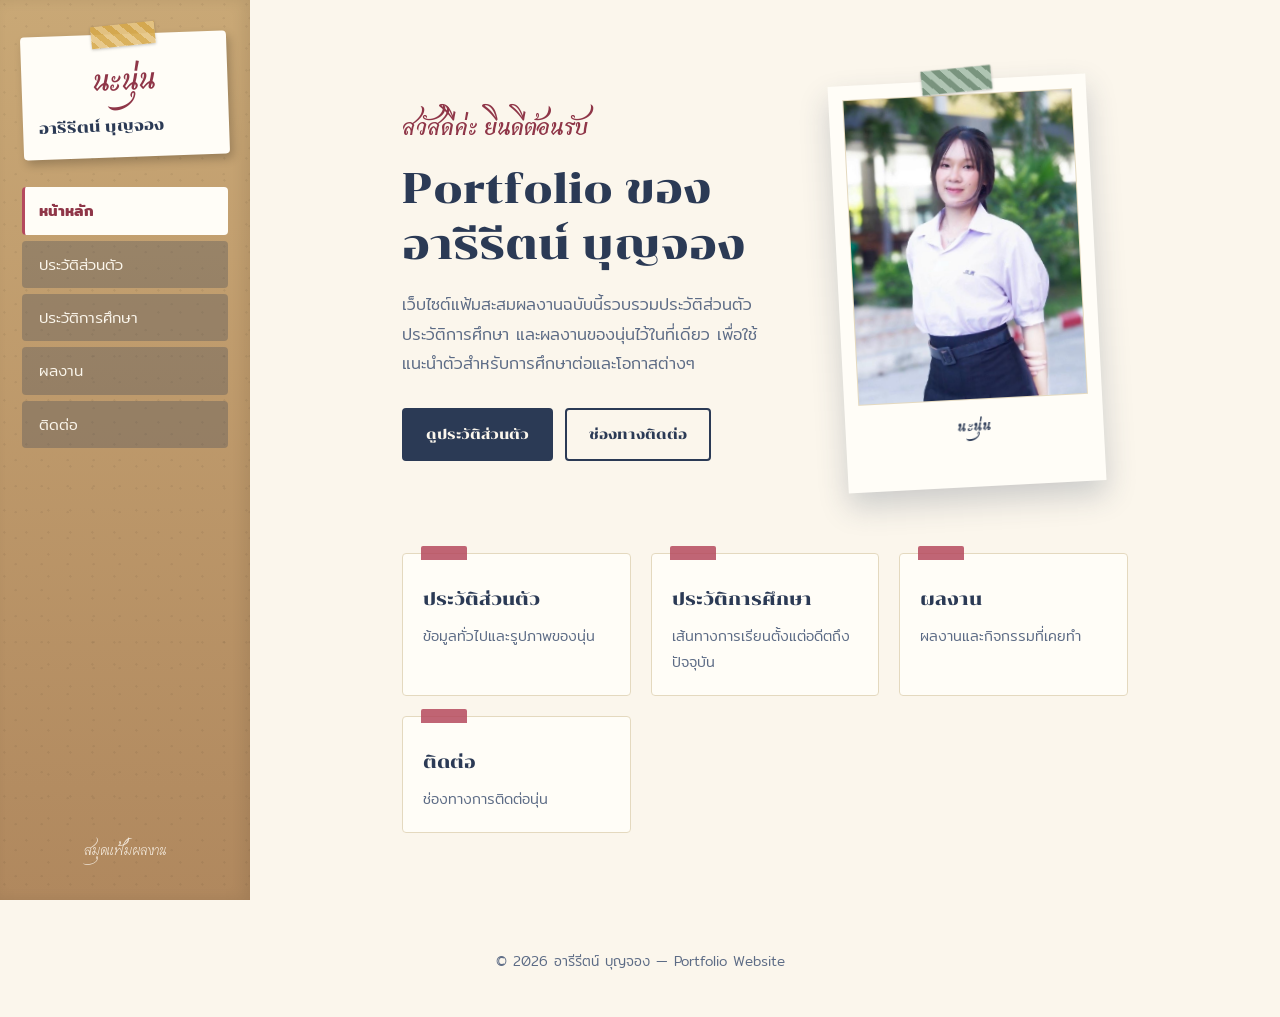
<file: index.html>
<!DOCTYPE html>
<html lang="th">
<head>
<meta charset="UTF-8">
<meta name="viewport" content="width=device-width, initial-scale=1.0">
<title>Portfolio ของ อารีรีตน์ บุญจอง</title>
<link rel="stylesheet" href="style.css">
</head>
<body>
<div class="app">
  <nav class="sidenav">
    <div class="brand-card">
      <span class="initials signature">นะนุ่น</span>
      <span class="fullname">อารีรีตน์ บุญจอง</span>
    </div>
    <button class="nav-toggle" aria-label="เปิดเมนู">&#9776;</button>
    <ul class="navlinks">
      <li><a href="index.html" aria-current="page">หน้าหลัก</a></li>
      <li><a href="personal.html">ประวัติส่วนตัว</a></li>
      <li><a href="education.html">ประวัติการศึกษา</a></li>
      <li><a href="activities.html">ผลงาน</a></li>
      <li><a href="contact.html">ติดต่อ</a></li>
    </ul>
    <div class="sidenav-footer">สมุดแฟ้มผลงาน</div>
  </nav>
  <main>
    <section class="hero">
      <div>
        <span class="greet signature">สวัสดีค่ะ ยินดีต้อนรับ</span>
        <h1>Portfolio ของ<br>อารีรีตน์ บุญจอง</h1>
        <p class="lede">เว็บไซต์แฟ้มสะสมผลงานฉบับนี้รวบรวมประวัติส่วนตัว ประวัติการศึกษา และผลงานของนุ่นไว้ในที่เดียว เพื่อใช้แนะนำตัวสำหรับการศึกษาต่อและโอกาสต่างๆ</p>
        <div class="hero-cta">
          <a href="personal.html" class="btn btn-solid">ดูประวัติส่วนตัว</a>
          <a href="contact.html" class="btn btn-ghost">ช่องทางติดต่อ</a>
        </div>
      </div>
      <div class="polaroid">
        <div class="frame">
          <!-- ไฟล์ ภาพนุ่น.png อยู่ที่ root ของ repo (นอกโฟลเดอร์ images) -->
          <img src="ภาพนุ่น.png" alt="รูปอารีรีตน์ บุญจอง">
        </div>
        <div class="caption signature">นะนุ่น</div>
      </div>
    </section>
    <section>
      <div class="grid-links">
        <a class="link-card" href="personal.html">
          <h3>ประวัติส่วนตัว</h3>
          <p>ข้อมูลทั่วไปและรูปภาพของนุ่น</p>
        </a>
        <a class="link-card" href="education.html">
          <h3>ประวัติการศึกษา</h3>
          <p>เส้นทางการเรียนตั้งแต่อดีตถึงปัจจุบัน</p>
        </a>
        <a class="link-card" href="activities.html">
          <h3>ผลงาน</h3>
          <p>ผลงานและกิจกรรมที่เคยทำ</p>
        </a>
        <a class="link-card" href="contact.html">
          <h3>ติดต่อ</h3>
          <p>ช่องทางการติดต่อนุ่น</p>
        </a>
      </div>
    </section>
  </main>
</div>
<footer>&copy; 2026 อารีรีตน์ บุญจอง — Portfolio Website</footer>
<script src="script.js"></script>
</body>
</html>
</file>
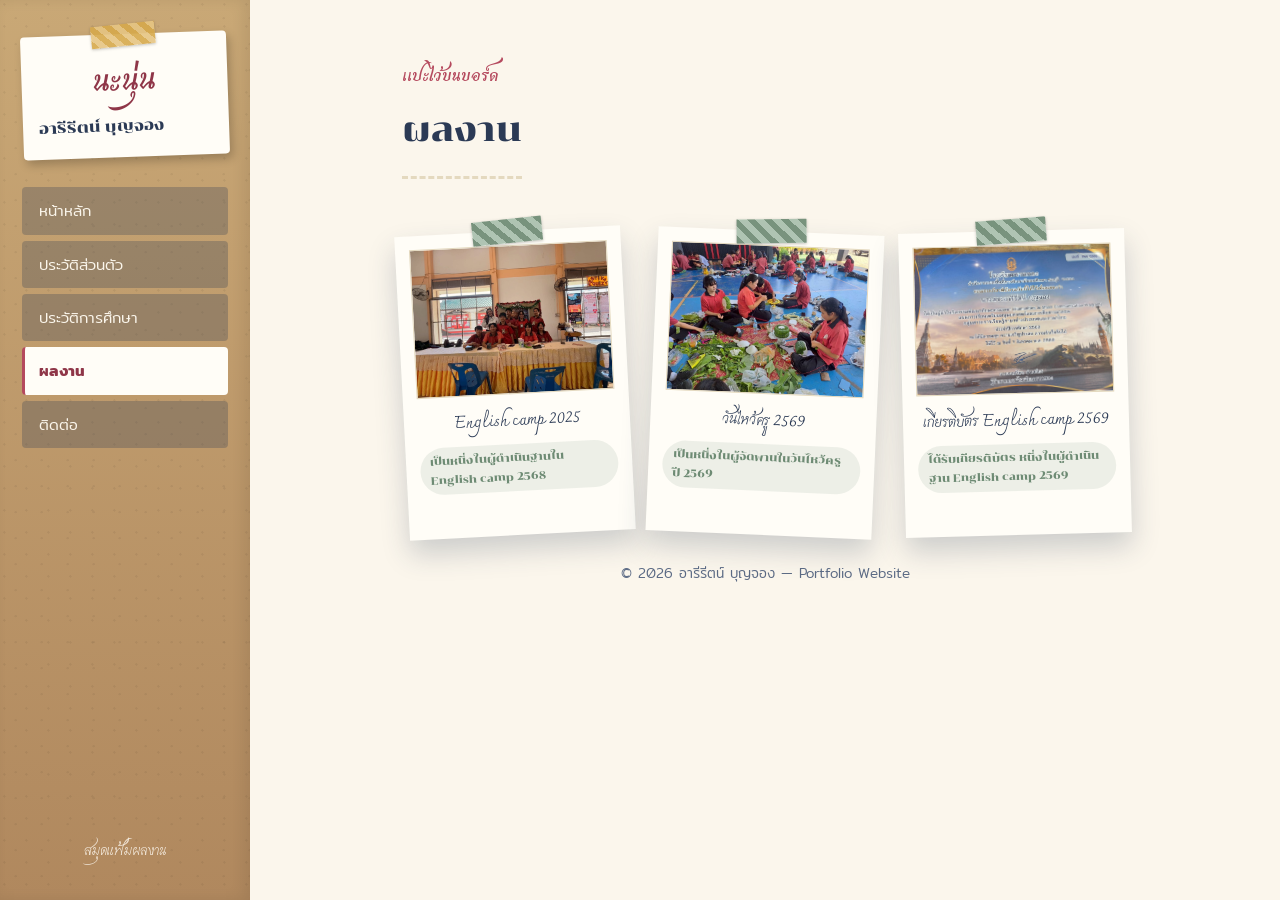
<file: activities.html>
<!DOCTYPE html>
<html lang="th">
<head>
<meta charset="UTF-8">
<meta name="viewport" content="width=device-width, initial-scale=1.0">
<title>ผลงาน | อารีรีตน์ บุญจอง</title>
<link rel="stylesheet" href="style.css">
</head>
<body>
<div class="app">
  <nav class="sidenav">
    <div class="brand-card">
      <span class="initials signature">นะนุ่น</span>
      <span class="fullname">อารีรีตน์ บุญจอง</span>
    </div>
    <button class="nav-toggle" aria-label="เปิดเมนู">&#9776;</button>
    <ul class="navlinks">
      <li><a href="index.html">หน้าหลัก</a></li>
      <li><a href="personal.html">ประวัติส่วนตัว</a></li>
      <li><a href="education.html">ประวัติการศึกษา</a></li>
      <li><a href="activities.html" aria-current="page">ผลงาน</a></li>
      <li><a href="contact.html">ติดต่อ</a></li>
    </ul>
    <div class="sidenav-footer">สมุดแฟ้มผลงาน</div>
  </nav>
  <main>
    <header class="page-header">
      <span class="eyebrow signature">แปะไว้บนบอร์ด</span>
      <h1>ผลงาน</h1>
    </header>
    <!-- คัดลอกบล็อก .polaroid ทั้งก้อนเพื่อเพิ่มผลงานใหม่ -->
    <!-- ไฟล์ กิจกรรม 1.png ถึง กิจกรรม 3.png อยู่ที่ root ของ repo (ไม่ได้อยู่ในโฟลเดอร์ images) -->
    <div class="work-grid">
      <div class="polaroid">
        <div class="frame">
          <img src="กิจกรรม 1.png" alt="ผลงานกิจกรรมที่ 1">
        </div>
        <div class="caption">English camp 2025</div>
        <span class="tag">เป็นหนึ่งในผู้ดำเนินฐานใน English camp 2568</span>
      </div>
      <div class="polaroid">
        <div class="frame">
          <img src="กิจกรรม 2.png" alt="ผลงานกิจกรรมที่ 2">
        </div>
        <div class="caption">วันไหว้ครู 2569</div>
        <span class="tag">เป็นหนึ่งในผู้จัดพานในวันไหว้ครู ปี 2569</span>
      </div>
      <div class="polaroid">
        <div class="frame">
          <img src="กิจกรรม 3.png" alt="ผลงานกิจกรรมที่ 3">
        </div>
        <div class="caption">เกียรติบัตร English camp 2569</div>
        <span class="tag">ได้รับเกียรติบัตร หนึ่งในผู้ดำเนินฐาน English camp 2569</span>
      </div>
    </div>

<footer>&copy; 2026 อารีรีตน์ บุญจอง — Portfolio Website</footer>
<script src="script.js"></script>
</body>
</html>
</file>
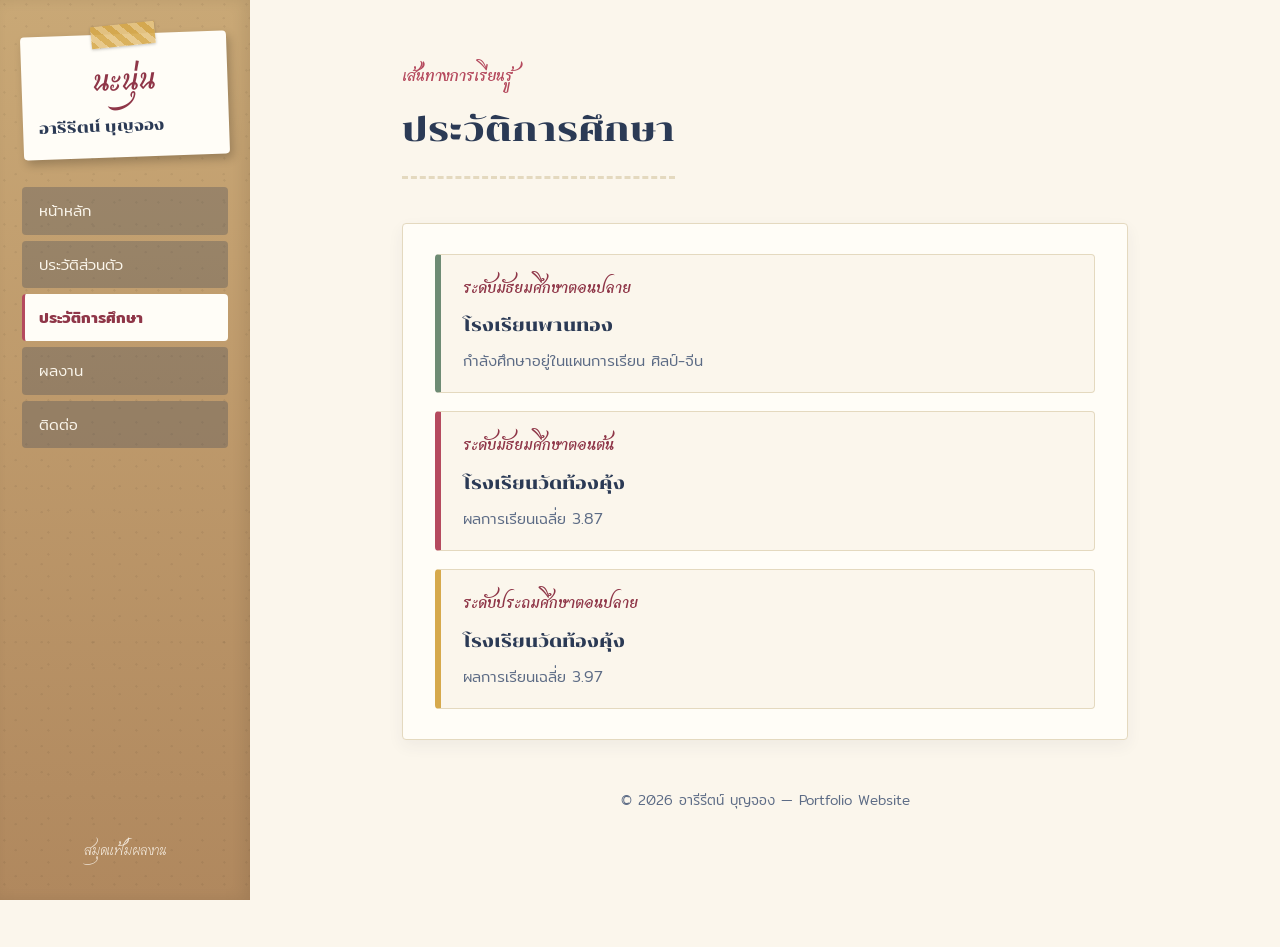
<file: education.html>
<!DOCTYPE html>
<html lang="th">
<head>
<meta charset="UTF-8">
<meta name="viewport" content="width=device-width, initial-scale=1.0">
<title>ประวัติการศึกษา | อารีรีตน์ บุญจอง</title>
<link rel="stylesheet" href="style.css">
</head>
<body>

<div class="app">
  <nav class="sidenav">
    <div class="brand-card">
      <span class="initials signature">นะนุ่น</span>
      <span class="fullname">อารีรีตน์ บุญจอง</span>
    </div>
    <button class="nav-toggle" aria-label="เปิดเมนู">&#9776;</button>
    <ul class="navlinks">
      <li><a href="index.html">หน้าหลัก</a></li>
      <li><a href="personal.html">ประวัติส่วนตัว</a></li>
      <li><a href="education.html" aria-current="page">ประวัติการศึกษา</a></li>
      <li><a href="activities.html">ผลงาน</a></li>
      <li><a href="contact.html">ติดต่อ</a></li>
    </ul>
    <div class="sidenav-footer">สมุดแฟ้มผลงาน</div>
  </nav>

  <main>
    <header class="page-header">
      <span class="eyebrow signature">เส้นทางการเรียนรู้</span>
      <h1>ประวัติการศึกษา</h1>
    </header>

    <div class="card">
      <!-- แก้ระดับชั้น ชื่อโรงเรียน และรายละเอียดในแต่ละ <li> ให้ตรงกับของจริง -->
      <ul class="notebook">
        <li>
          <span class="level signature">ระดับมัธยมศึกษาตอนปลาย</span>
          <h3>โรงเรียนพานทอง</h3>
          <p>กำลังศึกษาอยู่ในแผนการเรียน ศิลป์-จีน</p>
        </li>
        <li>
          <span class="level signature">ระดับมัธยมศึกษาตอนต้น</span>
          <h3>โรงเรียนวัดท้องคุ้ง</h3>
          <p>ผลการเรียนเฉลี่ย 3.87</p>
        </li>
        <li>
          <span class="level signature">ระดับประถมศึกษาตอนปลาย</span>
          <h3>โรงเรียนวัดท้องคุ้ง</h3>
          <p>ผลการเรียนเฉลี่ย 3.97</p>
        </li>
      </ul>
    </div>


<footer>&copy; 2026 อารีรีตน์ บุญจอง — Portfolio Website</footer>

<script src="script.js"></script>
</body>
</html>
</file>
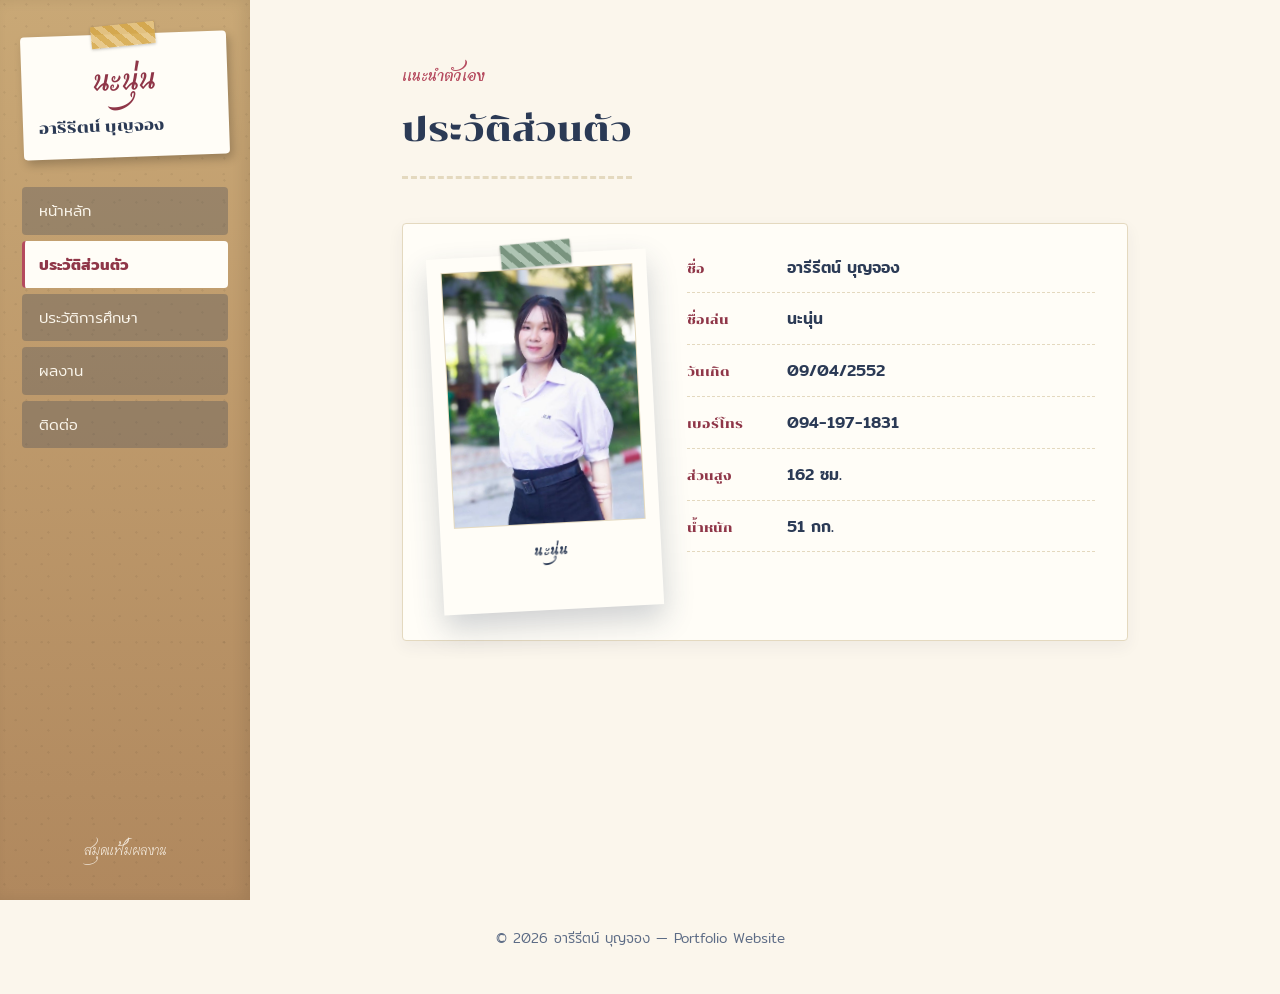
<file: personal.html>
<!DOCTYPE html>
<html lang="th">
<head>
<meta charset="UTF-8">
<meta name="viewport" content="width=device-width, initial-scale=1.0">
<title>ประวัติส่วนตัว | อารีรีตน์ บุญจอง</title>
<link rel="stylesheet" href="style.css">
</head>
<body>
<div class="app">
  <nav class="sidenav">
    <div class="brand-card">
      <span class="initials signature">นะนุ่น</span>
      <span class="fullname">อารีรีตน์ บุญจอง</span>
    </div>
    <button class="nav-toggle" aria-label="เปิดเมนู">&#9776;</button>
    <ul class="navlinks">
      <li><a href="index.html">หน้าหลัก</a></li>
      <li><a href="personal.html" aria-current="page">ประวัติส่วนตัว</a></li>
      <li><a href="education.html">ประวัติการศึกษา</a></li>
      <li><a href="activities.html">ผลงาน</a></li>
      <li><a href="contact.html">ติดต่อ</a></li>
    </ul>
    <div class="sidenav-footer">สมุดแฟ้มผลงาน</div>
  </nav>
  <main>
    <header class="page-header">
      <span class="eyebrow signature">แนะนำตัวเอง</span>
      <h1>ประวัติส่วนตัว</h1>
    </header>
    <div class="card">
      <div class="profile-block">
        <div class="polaroid" style="width:220px;">
          <div class="frame">
            <!-- รูปเดียวกับหน้าแรก ไฟล์ ภาพนุ่น.png อยู่ที่ root ของ repo -->
            <img src="ภาพนุ่น.png" alt="รูปอารีรีตน์ บุญจอง">
          </div>
          <div class="caption signature">นะนุ่น</div>
        </div>
        <div class="info-tags">
          <div class="info-tag"><span class="label">ชื่อ</span><span class="value">อารีรีตน์ บุญจอง</span></div>
          <div class="info-tag"><span class="label">ชื่อเล่น</span><span class="value">นะนุ่น</span></div>
          <div class="info-tag"><span class="label">วันเกิด</span><span class="value">09/04/2552</span></div>
          <div class="info-tag"><span class="label">เบอร์โทร</span><span class="value">094-197-1831</span></div>
          <div class="info-tag"><span class="label">ส่วนสูง</span><span class="value">162 ซม.</span></div>
          <div class="info-tag"><span class="label">น้ำหนัก</span><span class="value">51 กก.</span></div>
        </div>
      </div>
    </div>
  </main>
</div>
<footer>&copy; 2026 อารีรีตน์ บุญจอง — Portfolio Website</footer>
<script src="script.js"></script>
</body>
</html>
</file>
<file: style.css>
@import url('https://fonts.googleapis.com/css2?family=Chonburi&family=Charmonman:wght@400;700&family=Mitr:wght@300;400;500;600&display=swap');

:root {
  --paper: #FBF6EC;
  --paper-card: #FFFDF7;
  --cork: #C9A876;
  --cork-dark: #B0885E;
  --ink: #2B3A55;
  --ink-soft: #5C6B85;
  --rose: #B54A5E;
  --rose-dark: #8F3648;
  --sage: #6E8B74;
  --mustard: #D6A94C;
  --line: #E4D9BF;
  --radius: 4px;
}

* { box-sizing: border-box; }
html { scroll-behavior: smooth; }

body {
  margin: 0;
  background: var(--paper);
  color: var(--ink);
  font-family: 'Mitr', sans-serif;
  font-weight: 300;
  line-height: 1.8;
}

h1, h2, h3 {
  font-family: 'Chonburi', cursive;
  font-weight: 400;
  color: var(--ink);
  margin: 0;
}

a { color: inherit; text-decoration: none; }

.signature {
  font-family: 'Charmonman', cursive;
  font-weight: 700;
}

/* ---------- Layout shell ---------- */
.app {
  display: flex;
  min-height: 100vh;
}

/* ---------- Sidebar (corkboard) ---------- */
.sidenav {
  width: 250px;
  flex-shrink: 0;
  background:
    radial-gradient(circle at 20% 20%, rgba(0,0,0,0.05) 1px, transparent 1.4px),
    radial-gradient(circle at 60% 70%, rgba(0,0,0,0.05) 1px, transparent 1.4px),
    linear-gradient(180deg, var(--cork), var(--cork-dark));
  background-size: 22px 22px, 26px 26px, 100% 100%;
  padding: 34px 22px;
  position: sticky;
  top: 0;
  height: 100vh;
  display: flex;
  flex-direction: column;
  gap: 30px;
  box-shadow: inset -6px 0 14px rgba(0,0,0,0.08);
}

.brand-card {
  background: var(--paper-card);
  border-radius: var(--radius);
  padding: 18px 16px 16px;
  transform: rotate(-2deg);
  box-shadow: 3px 5px 10px rgba(0,0,0,0.22);
  position: relative;
}

.brand-card::before {
  content: '';
  position: absolute;
  top: -10px;
  left: 50%;
  transform: translateX(-50%) rotate(-4deg);
  width: 64px;
  height: 22px;
  background: repeating-linear-gradient(45deg, var(--mustard), var(--mustard) 6px, #e6c583 6px, #e6c583 12px);
  opacity: 0.9;
  box-shadow: 0 1px 3px rgba(0,0,0,0.25);
}

.brand-card .initials {
  font-family: 'Charmonman', cursive;
  font-size: 2.1rem;
  color: var(--rose-dark);
  display: block;
  text-align: center;
}

.brand-card .fullname {
  font-family: 'Chonburi', cursive;
  font-size: 0.95rem;
  text-align: center;
  margin-top: 4px;
  color: var(--ink);
}

.nav-toggle {
  display: none;
}

.navlinks {
  list-style: none;
  margin: 0;
  padding: 0;
  display: flex;
  flex-direction: column;
  gap: 6px;
}

.navlinks a {
  display: block;
  padding: 10px 14px;
  border-radius: var(--radius);
  font-size: 0.95rem;
  color: var(--paper);
  background: rgba(43,58,85,0.28);
  border-left: 3px solid transparent;
  transition: background 0.2s, border-color 0.2s, transform 0.15s;
}

.navlinks a:hover { background: rgba(43,58,85,0.45); transform: translateX(2px); }

.navlinks a[aria-current="page"] {
  background: var(--paper-card);
  color: var(--rose-dark);
  border-left-color: var(--rose);
  font-weight: 600;
}

.sidenav-footer {
  margin-top: auto;
  font-family: 'Charmonman', cursive;
  color: rgba(251,246,236,0.85);
  font-size: 1rem;
  text-align: center;
}

@media (max-width: 800px) {
  .app { flex-direction: column; }
  .sidenav {
    position: relative;
    height: auto;
    width: 100%;
    flex-direction: row;
    align-items: center;
    flex-wrap: wrap;
    padding: 16px 5vw;
  }
  .brand-card { transform: none; flex: 1; padding: 10px 14px; }
  .brand-card::before { display: none; }
  .brand-card .initials { font-size: 1.5rem; }
  .nav-toggle {
    display: block;
    background: var(--paper-card);
    border: none;
    border-radius: var(--radius);
    padding: 8px 12px;
    font-size: 1.3rem;
    color: var(--rose-dark);
    cursor: pointer;
  }
  .navlinks {
    display: none;
    width: 100%;
    flex-direction: column;
    margin-top: 14px;
  }
  .navlinks.open { display: flex; }
}

/* ---------- Main content ---------- */
main {
  flex: 1;
  max-width: 880px;
  margin: 0 auto;
  padding: 60px 6vw 90px;
  width: 100%;
}

.page-header {
  margin-bottom: 44px;
  position: relative;
}

.eyebrow {
  font-family: 'Charmonman', cursive;
  font-size: 1.15rem;
  color: var(--rose);
  display: block;
  margin-bottom: 6px;
}

.page-header h1 {
  font-size: 2.1rem;
  border-bottom: 3px dashed var(--line);
  padding-bottom: 16px;
  display: inline-block;
}

/* ---------- Hero (index) ---------- */
.hero {
  display: grid;
  grid-template-columns: 1.05fr 0.95fr;
  gap: 48px;
  align-items: center;
  padding: 20px 0 56px;
}

@media (max-width: 780px) {
  .hero { grid-template-columns: 1fr; }
}

.hero .greet {
  font-family: 'Charmonman', cursive;
  font-size: 1.6rem;
  color: var(--rose-dark);
  display: block;
  margin-bottom: 8px;
}

.hero h1 {
  font-size: clamp(1.9rem, 4.4vw, 2.6rem);
  line-height: 1.35;
  border-bottom: none;
  padding-bottom: 0;
}

.hero p.lede {
  color: var(--ink-soft);
  font-size: 1.02rem;
  margin-top: 18px;
  max-width: 48ch;
}

.hero-cta {
  margin-top: 30px;
  display: flex;
  gap: 12px;
  flex-wrap: wrap;
}

.btn {
  font-family: 'Chonburi', cursive;
  font-size: 0.85rem;
  padding: 12px 22px;
  border-radius: var(--radius);
  border: 2px solid var(--ink);
  transition: transform 0.15s, background 0.2s, color 0.2s;
  display: inline-block;
}

.btn-solid { background: var(--ink); color: var(--paper); }
.btn-solid:hover { background: var(--rose-dark); border-color: var(--rose-dark); transform: translateY(-2px) rotate(-1deg); }
.btn-ghost { color: var(--ink); }
.btn-ghost:hover { background: var(--ink); color: var(--paper); transform: translateY(-2px) rotate(1deg); }

/* ---------- Polaroid (signature element) ---------- */
.polaroid {
  background: var(--paper-card);
  padding: 14px 14px 44px;
  box-shadow: 0 14px 28px rgba(43,58,85,0.22);
  position: relative;
  display: inline-block;
  transform: rotate(-3deg);
  transition: transform 0.25s;
}

.polaroid:hover { transform: rotate(0deg) scale(1.02); }

.polaroid::before {
  content: '';
  position: absolute;
  top: -12px;
  left: 50%;
  transform: translateX(-50%) rotate(-3deg);
  width: 70px;
  height: 24px;
  background: repeating-linear-gradient(45deg, var(--sage), var(--sage) 6px, #a9c0ae 6px, #a9c0ae 12px);
  opacity: 0.92;
  box-shadow: 0 1px 3px rgba(0,0,0,0.25);
}

.polaroid .frame {
  width: 100%;
  aspect-ratio: 3 / 4; /* แนวตั้ง (ค่าเริ่มต้น ใช้กับหน้า index / personal) */
  background: var(--paper);
  border: 1px solid var(--line);
  overflow: hidden;
  display: flex;
  align-items: center;
  justify-content: center;
  color: var(--ink-soft);
  font-size: 0.82rem;
  text-align: center;
}

.polaroid .frame img { width: 100%; height: 100%; object-fit: cover; display: block; }

.polaroid .caption {
  font-family: 'Charmonman', cursive;
  font-size: 1.05rem;
  text-align: center;
  margin-top: 12px;
  color: var(--ink);
}

.hero .polaroid { justify-self: center; width: min(280px, 80%); }

/* ---------- Index cards (file-tab style) ---------- */
.grid-links {
  display: grid;
  grid-template-columns: repeat(auto-fit, minmax(190px, 1fr));
  gap: 20px;
  margin-top: 10px;
}

.link-card {
  background: var(--paper-card);
  border: 1px solid var(--line);
  border-radius: var(--radius);
  padding: 24px 20px 20px;
  position: relative;
  transition: transform 0.2s, box-shadow 0.2s;
}

.link-card::before {
  content: '';
  position: absolute;
  top: -8px;
  left: 18px;
  width: 46px;
  height: 14px;
  background: var(--rose);
  opacity: 0.85;
  border-radius: 2px 2px 0 0;
}

.link-card:hover {
  transform: translateY(-4px) rotate(-1deg);
  box-shadow: 0 14px 26px rgba(43,58,85,0.16);
}

.link-card h3 { font-size: 1.08rem; margin-top: 6px; }
.link-card p { color: var(--ink-soft); font-size: 0.9rem; margin: 8px 0 0; }

/* ---------- Card (generic content block) ---------- */
.card {
  background: var(--paper-card);
  border: 1px solid var(--line);
  border-radius: var(--radius);
  padding: 30px 32px;
  margin-bottom: 22px;
  box-shadow: 0 6px 16px rgba(43,58,85,0.06);
}

/* ---------- Personal page ---------- */
.profile-block {
  display: flex;
  gap: 32px;
  align-items: flex-start;
  flex-wrap: wrap;
}

.info-tags {
  display: flex;
  flex-direction: column;
  gap: 12px;
  flex: 1;
  min-width: 220px;
}

.info-tag {
  display: flex;
  align-items: baseline;
  gap: 10px;
  border-bottom: 1px dashed var(--line);
  padding-bottom: 10px;
}

.info-tag .label {
  font-family: 'Chonburi', cursive;
  font-size: 0.78rem;
  color: var(--rose-dark);
  min-width: 90px;
}

.info-tag .value { font-weight: 500; }

/* ---------- Education notebook ---------- */
.notebook {
  list-style: none;
  margin: 0;
  padding: 0;
  display: flex;
  flex-direction: column;
  gap: 18px;
}

.notebook li {
  background: var(--paper);
  border: 1px solid var(--line);
  border-left: 6px solid var(--sage);
  border-radius: var(--radius);
  padding: 18px 22px;
  position: relative;
}

.notebook li:nth-child(2n) { border-left-color: var(--rose); }
.notebook li:nth-child(3n) { border-left-color: var(--mustard); }

.notebook .level {
  font-family: 'Charmonman', cursive;
  font-size: 1.1rem;
  color: var(--rose-dark);
  display: block;
}

.notebook h3 { margin-top: 6px; font-size: 1.08rem; }
.notebook p { color: var(--ink-soft); margin: 6px 0 0; font-size: 0.94rem; }

/* ---------- Activities (polaroid wall) ---------- */
.work-grid {
  display: grid;
  grid-template-columns: repeat(auto-fit, minmax(220px, 1fr));
  gap: 34px 24px;
  padding-top: 8px;
}

.work-grid .polaroid { width: 100%; }
.work-grid .polaroid .frame { aspect-ratio: 4 / 3; } /* แนวนอน เฉพาะหน้าผลงาน สำหรับใส่เกียรติบัตร */
.work-grid .polaroid:nth-child(2n) { transform: rotate(2.5deg); }
.work-grid .polaroid:nth-child(3n) { transform: rotate(-1.5deg); }
.work-grid .polaroid:hover { transform: rotate(0deg) scale(1.02); }

.tag {
  display: inline-block;
  margin-top: 8px;
  font-family: 'Chonburi', cursive;
  font-size: 0.68rem;
  color: var(--sage);
  background: rgba(110,139,116,0.12);
  padding: 4px 10px;
  border-radius: 999px;
}

/* ---------- Contact (address book) ---------- */
.contact-grid {
  display: grid;
  grid-template-columns: repeat(auto-fit, minmax(220px, 1fr));
  gap: 18px;
}

.contact-item {
  background: var(--paper);
  border: 1px solid var(--line);
  border-radius: var(--radius);
  padding: 18px 20px;
  display: flex;
  align-items: center;
  gap: 14px;
}

.contact-icon {
  width: 42px;
  height: 42px;
  border-radius: 50%;
  background: var(--rose);
  color: var(--paper);
  display: flex;
  align-items: center;
  justify-content: center;
  font-family: 'Chonburi', cursive;
  font-weight: 400;
  font-size: 0.8rem;
  flex-shrink: 0;
}

.contact-item .label { font-size: 0.8rem; color: var(--ink-soft); }
.contact-item .value { font-weight: 500; }

.note {
  background: rgba(214,169,76,0.14);
  border: 1px dashed var(--mustard);
  border-radius: var(--radius);
  padding: 14px 18px;
  font-size: 0.9rem;
  color: var(--ink-soft);
}

/* ---------- Footer ---------- */
footer {
  text-align: center;
  padding: 26px 6vw 44px;
  color: var(--ink-soft);
  font-size: 0.85rem;
}

@media (prefers-reduced-motion: reduce) {
  * { transition: none !important; }
  html { scroll-behavior: auto; }
}

a:focus-visible, button:focus-visible {
  outline: 3px solid var(--rose);
  outline-offset: 2px;
}
</file>
